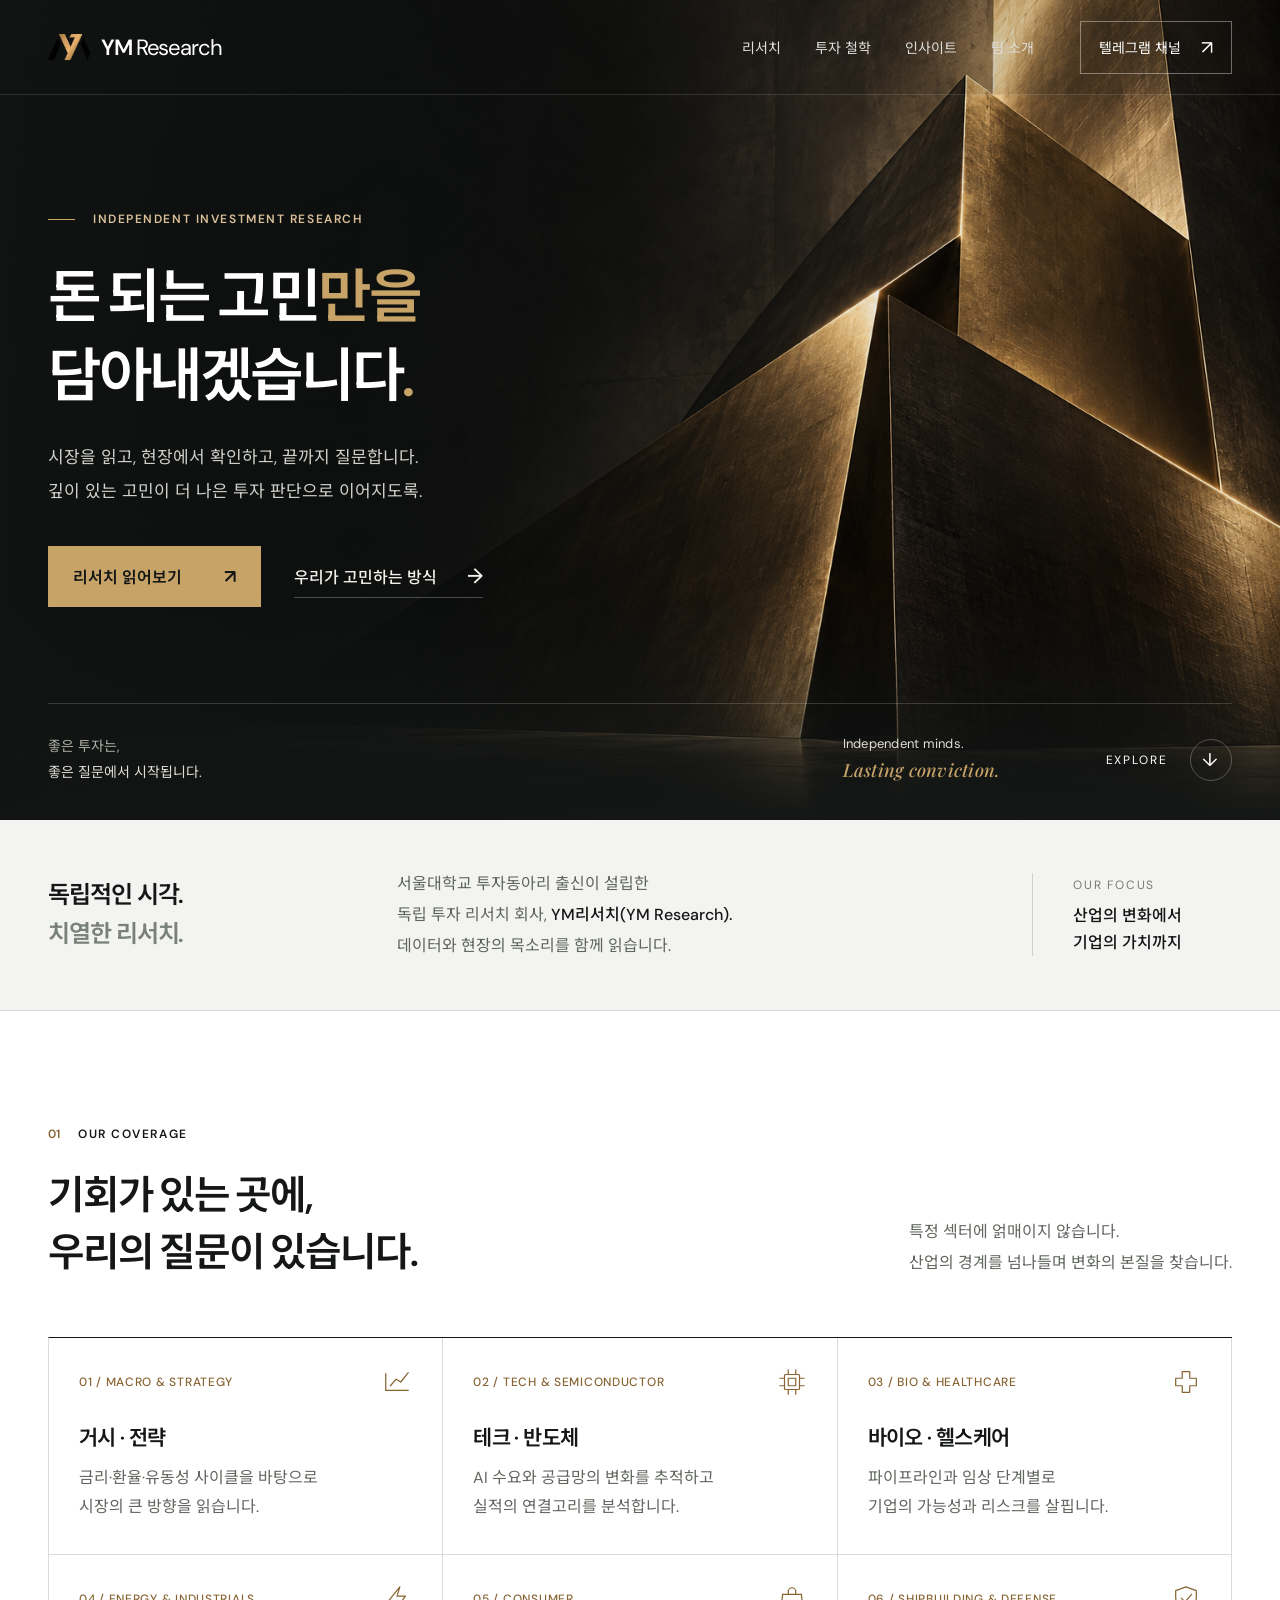
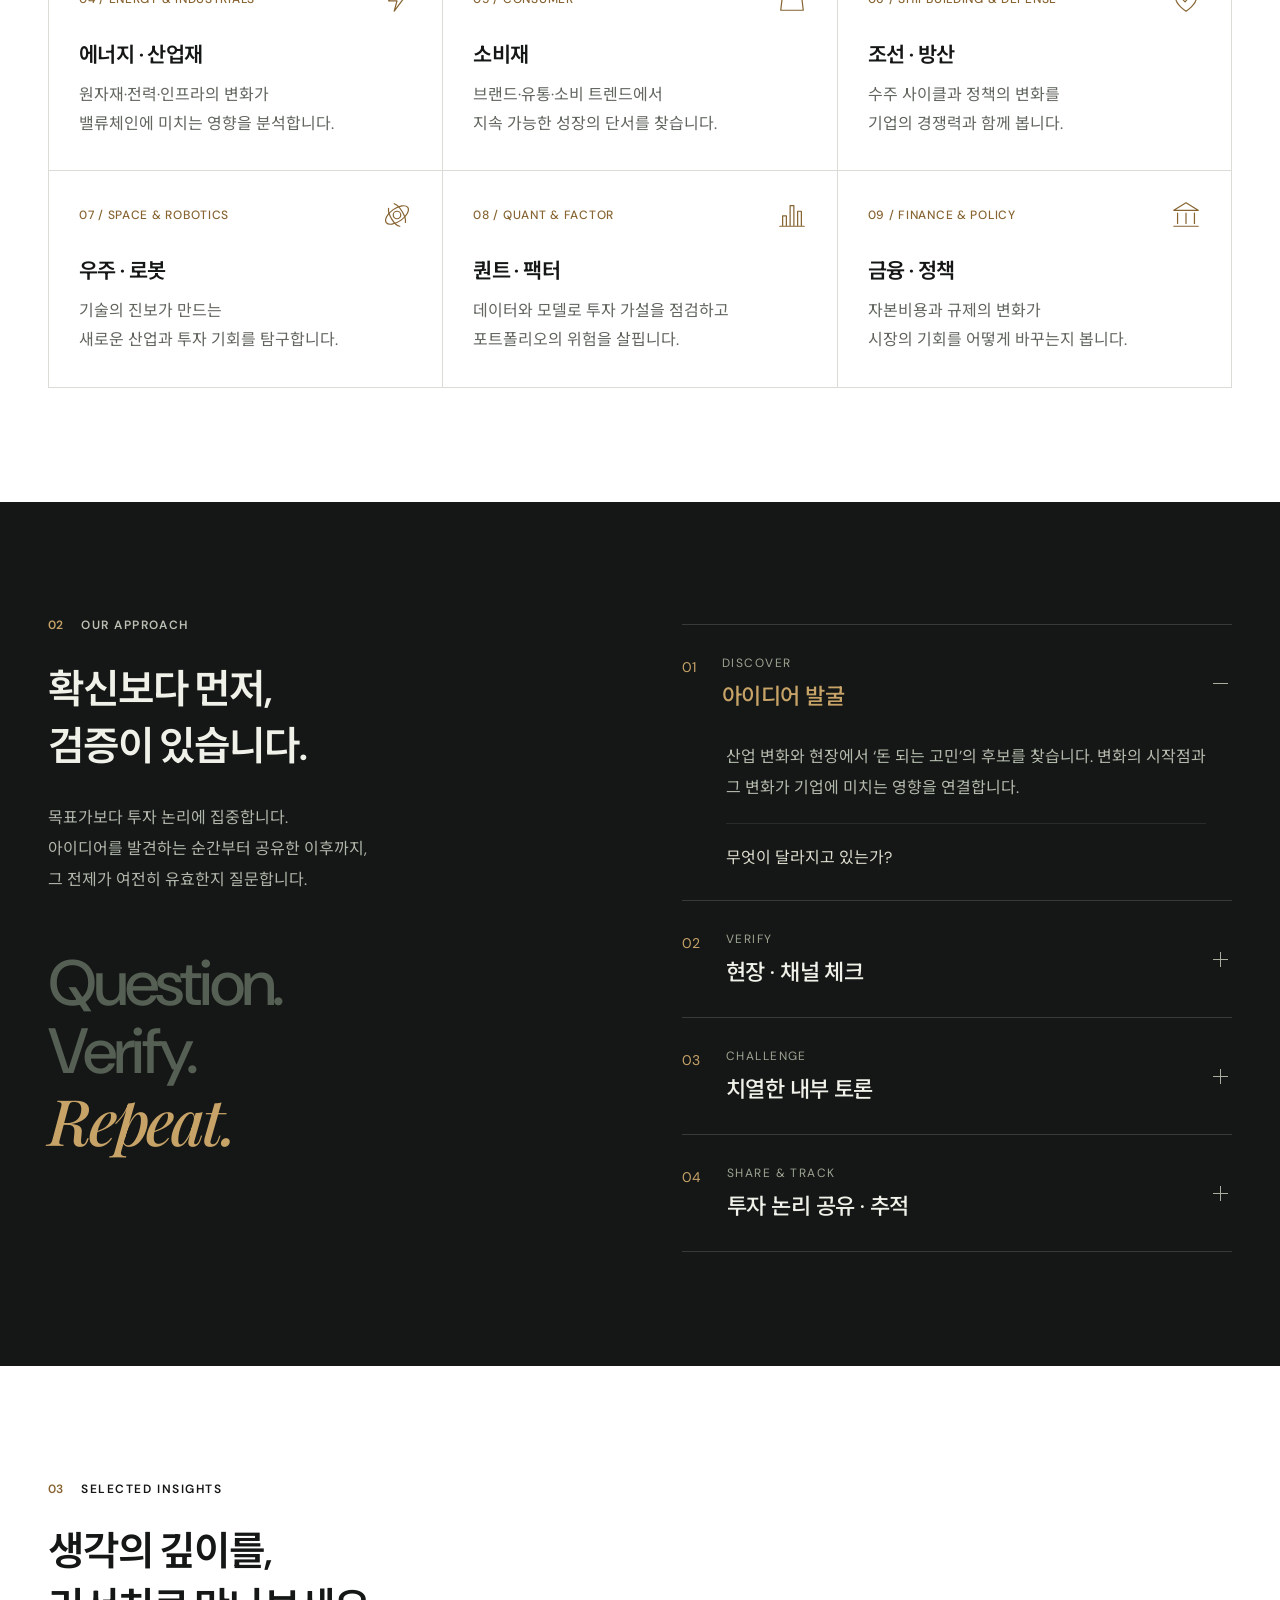
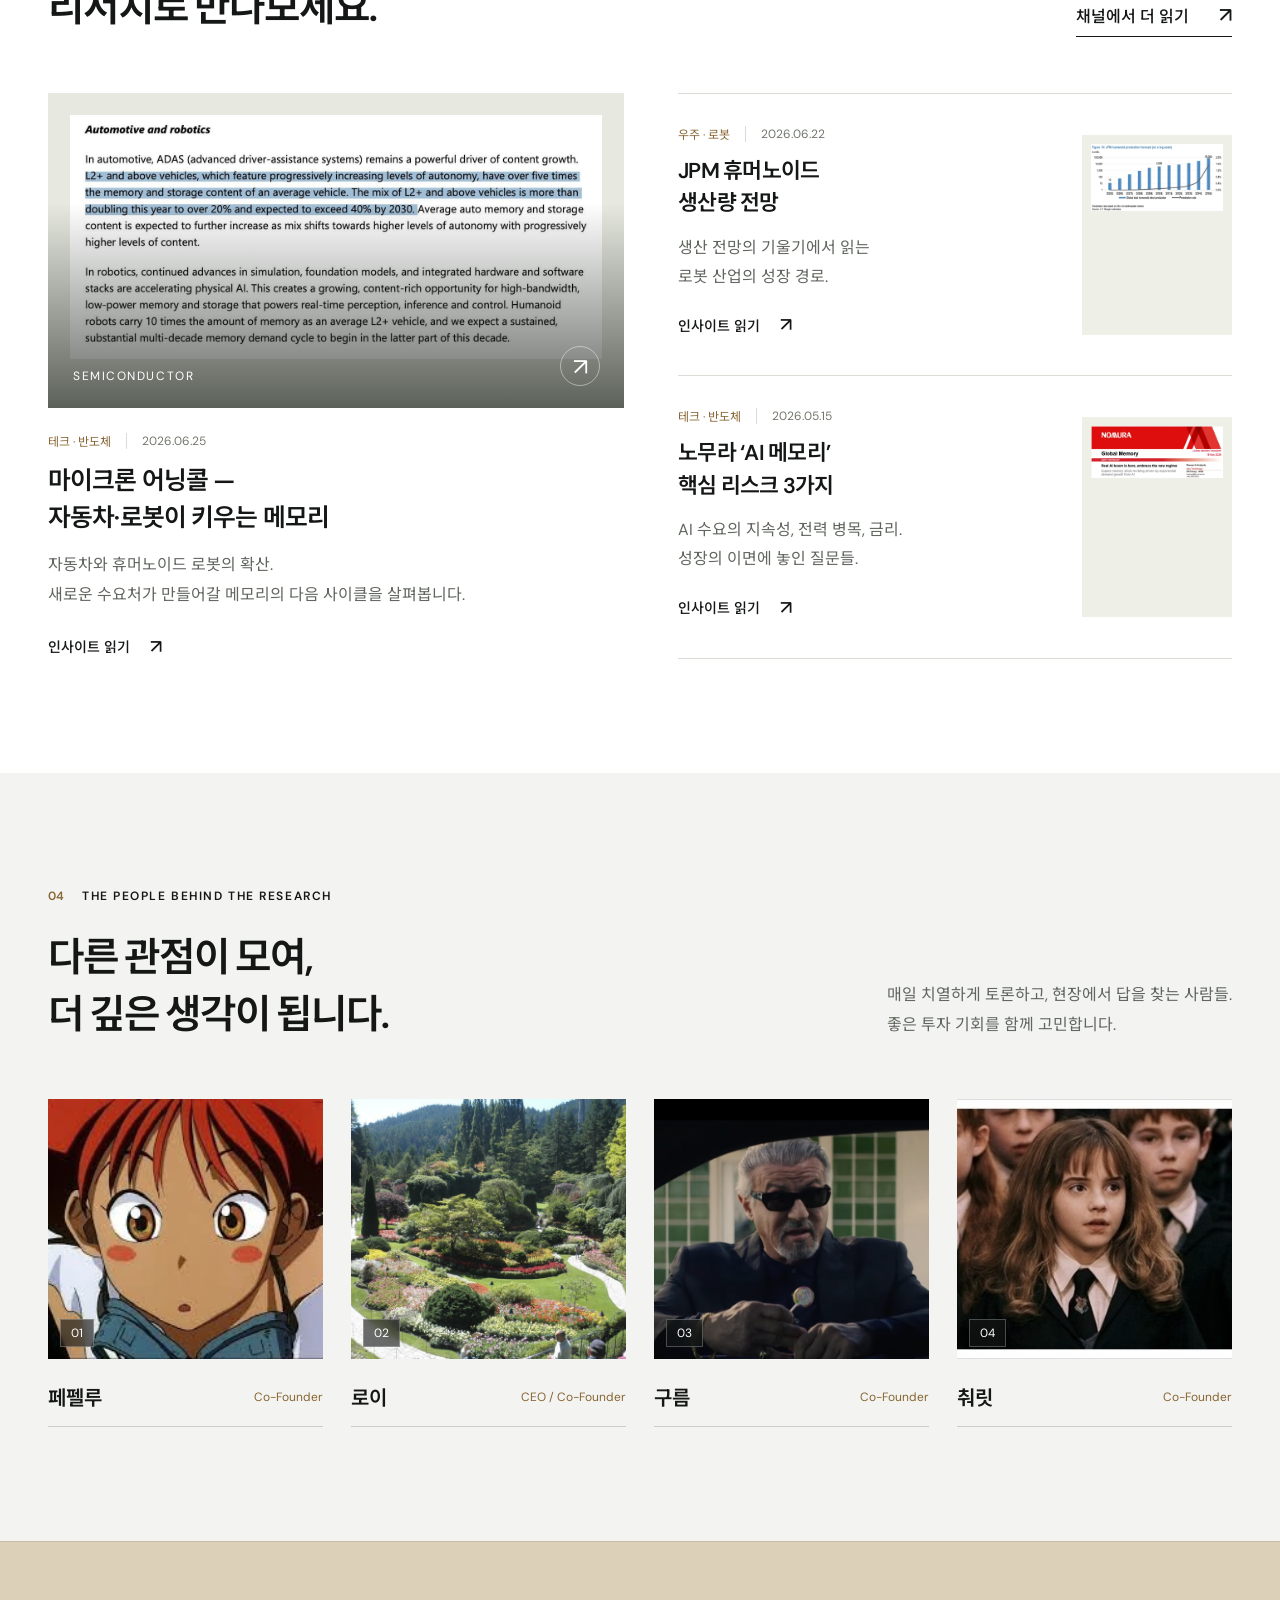
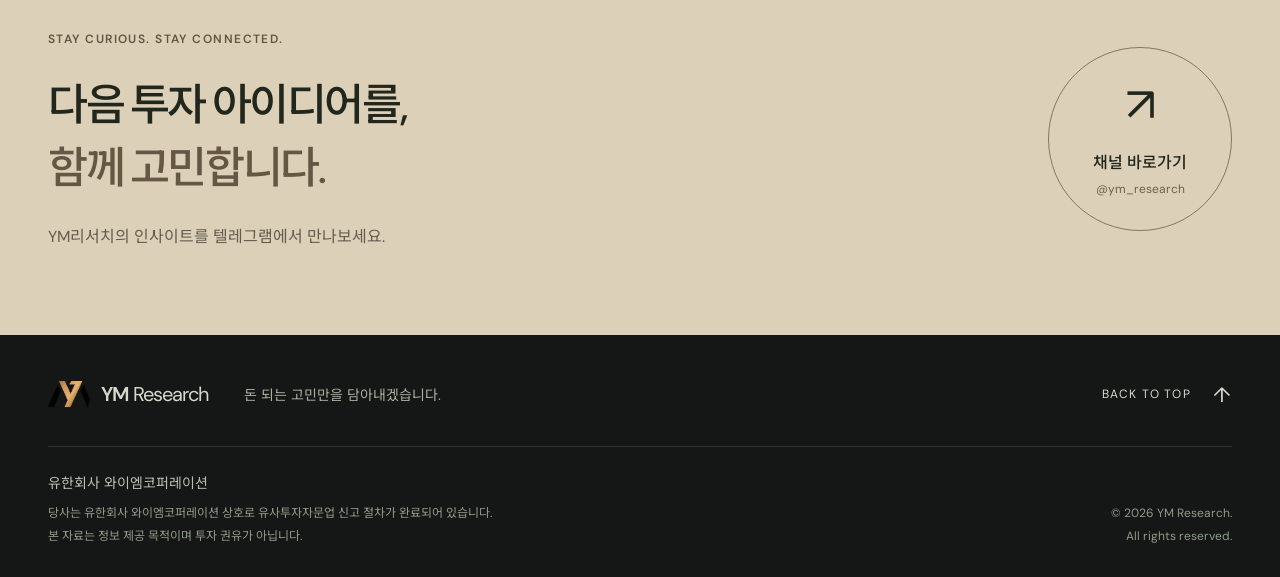
<file: index.html>
<!doctype html>
<html lang="ko">
<head>
  <meta charset="utf-8">
  <meta name="viewport" content="width=device-width,initial-scale=1">
  <meta name="theme-color" content="#141716">
  <title>YM리서치 | YM Research 공식 홈페이지</title>
  <meta name="description" content="YM리서치(YM Research) 공식 홈페이지. 산업 변화와 현장 조사, 데이터와 토론으로 투자 논리를 검증하는 독립 투자 리서치 회사입니다.">
  <meta name="robots" content="index, follow">
  <link rel="canonical" href="https://www.yminvestment.kr/">
  <meta property="og:type" content="website">
  <meta property="og:locale" content="ko_KR">
  <meta property="og:site_name" content="YM리서치">
  <meta property="og:title" content="YM리서치 | YM Research 공식 홈페이지">
  <meta property="og:description" content="YM리서치(YM Research) 공식 홈페이지. 산업 변화와 현장 조사, 데이터와 토론으로 투자 논리를 검증하는 독립 투자 리서치 회사입니다.">
  <meta property="og:url" content="https://www.yminvestment.kr/">
  <script type="application/ld+json">
{
  "@context": "https://schema.org",
  "@graph": [
    {
      "@type": "Organization",
      "@id": "https://www.yminvestment.kr/#organization",
      "name": "YM리서치",
      "alternateName": [
        "YM Research",
        "와이엠리서치"
      ],
      "legalName": "유한회사 와이엠코퍼레이션",
      "url": "https://www.yminvestment.kr/",
      "logo": "https://www.yminvestment.kr/homepage/assets/logo-mark.png",
      "sameAs": [
        "https://t.me/ym_research"
      ]
    },
    {
      "@type": "WebSite",
      "@id": "https://www.yminvestment.kr/#website",
      "url": "https://www.yminvestment.kr/",
      "name": "YM리서치",
      "alternateName": "YM Research",
      "inLanguage": "ko-KR",
      "publisher": {
        "@id": "https://www.yminvestment.kr/#organization"
      }
    }
  ]
}
  </script>
  <link rel="icon" type="image/png" href="homepage/assets/logo-mark.png">
  <link rel="preconnect" href="https://fonts.googleapis.com">
  <link rel="preconnect" href="https://fonts.gstatic.com" crossorigin>
  <link href="https://fonts.googleapis.com/css2?family=DM+Sans:wght@400;500;600;700&family=Noto+Sans+KR:wght@400;500;600;700;800&family=Playfair+Display:ital,wght@1,500&display=swap" rel="stylesheet">
  <link rel="stylesheet" href="homepage/styles.css">
  <script src="homepage/app.js" defer></script>
</head>
<body>
  <a class="skip-link" href="#main">본문으로 건너뛰기</a>
  <header class="site-header" id="site-header">
    <div class="shell header-inner">
      <a href="#home" class="brand" aria-label="YM리서치 홈">
        <span class="brand-mark" aria-hidden="true"><img src="homepage/assets/logo-mark.png" alt="" width="70" height="70"></span>
        <span>YM <b>Research</b></span>
      </a>
      <nav class="desktop-nav" aria-label="주 메뉴">
        <a href="#research">리서치</a><a href="#approach">투자 철학</a><a href="#insights">인사이트</a><a href="#team">팀 소개</a>
      </nav>
      <a class="header-cta" href="https://t.me/ym_research" target="_blank" rel="noopener noreferrer">텔레그램 채널 <span aria-hidden="true">↗</span></a>
      <button class="menu-toggle" aria-label="메뉴 열기" aria-expanded="false" aria-controls="mobile-nav"><span></span><span></span></button>
    </div>
    <nav id="mobile-nav" class="mobile-nav" aria-label="모바일 메뉴" hidden>
      <a href="#research">리서치 <span>01</span></a><a href="#approach">투자 철학 <span>02</span></a><a href="#insights">인사이트 <span>03</span></a><a href="#team">팀 소개 <span>04</span></a>
      <a href="https://t.me/ym_research" target="_blank" rel="noopener noreferrer">텔레그램 채널 <span>↗</span></a>
    </nav>
  </header>
  <main id="main">
    <section id="home" class="hero">
      <div class="hero-art" aria-hidden="true"></div>
      <div class="shell hero-inner">
        <div class="hero-content">
          <p class="eyebrow hero-eyebrow"><span class="short-rule"></span> INDEPENDENT INVESTMENT RESEARCH</p>
          <h1>돈 되는 고민<span class="gold">만을</span><br>담아내겠습니다<span class="gold">.</span></h1>
          <p class="hero-description">시장을 읽고, 현장에서 확인하고, 끝까지 질문합니다.<br>깊이 있는 고민이 더 나은 투자 판단으로 이어지도록.</p>
          <div class="hero-actions">
            <a class="button button-gold" href="#insights">리서치 읽어보기 <span aria-hidden="true">↗</span></a>
            <a class="text-link light" href="#approach">우리가 고민하는 방식 <span aria-hidden="true">→</span></a>
          </div>
        </div>
        <div class="hero-bottom">
          <p>좋은 투자는,<br><strong>좋은 질문에서 시작됩니다.</strong></p>
          <span class="hero-signature">Independent minds.<br><i>Lasting conviction.</i></span>
          <a href="#research" class="scroll-link" aria-label="리서치 커버리지로 이동"><span>EXPLORE</span><span aria-hidden="true">↓</span></a>
        </div>
      </div>
    </section>

    <section class="intro-strip">
      <div class="shell intro-grid">
        <p class="intro-heading">독립적인 시각.<br><span>치열한 리서치.</span></p>
        <p class="intro-description">서울대학교 투자동아리 출신이 설립한<br class="desktop-break"> 독립 투자 리서치 회사, <strong>YM리서치(YM Research).</strong><br>데이터와 현장의 목소리를 함께 읽습니다.</p>
        <div class="intro-note"><span>OUR FOCUS</span><p>산업의 변화에서<br>기업의 가치까지</p></div>
      </div>
    </section>

    <section id="research" class="section coverage">
      <div class="shell">
        <div class="section-heading">
          <div><p class="eyebrow"><span class="section-number">01</span> OUR COVERAGE</p><h2>기회가 있는 곳에,<br>우리의 질문이 있습니다.</h2></div>
          <p class="section-description">특정 섹터에 얽매이지 않습니다.<br>산업의 경계를 넘나들며 변화의 본질을 찾습니다.</p>
        </div>
        <div class="coverage-grid">
          <article class="coverage-item"><div class="coverage-meta"><span>01 / MACRO & STRATEGY</span><svg viewBox="0 0 32 32" aria-hidden="true"><path d="M4 25V7m0 18h24M9 20l6-7 5 3 8-10"/></svg></div><h3>거시 · 전략</h3><p>금리·환율·유동성 사이클을 바탕으로<br>시장의 큰 방향을 읽습니다.</p></article>
          <article class="coverage-item"><div class="coverage-meta"><span>02 / TECH & SEMICONDUCTOR</span><svg viewBox="0 0 32 32" aria-hidden="true"><rect x="8" y="8" width="16" height="16" rx="1"/><path d="M12 3v5m8-5v5M12 24v5m8-5v5M3 12h5m-5 8h5m16-8h5m-5 8h5"/><rect x="12" y="12" width="8" height="8"/></svg></div><h3>테크 · 반도체</h3><p>AI 수요와 공급망의 변화를 추적하고<br>실적의 연결고리를 분석합니다.</p></article>
          <article class="coverage-item"><div class="coverage-meta"><span>03 / BIO & HEALTHCARE</span><svg viewBox="0 0 32 32" aria-hidden="true"><path d="M12 5h8v7h7v8h-7v7h-8v-7H5v-8h7z"/></svg></div><h3>바이오 · 헬스케어</h3><p>파이프라인과 임상 단계별로<br>기업의 가능성과 리스크를 살핍니다.</p></article>
          <article class="coverage-item"><div class="coverage-meta"><span>04 / ENERGY & INDUSTRIALS</span><svg viewBox="0 0 32 32" aria-hidden="true"><path d="M19 3 7 18h9l-3 11 12-16h-9z"/></svg></div><h3>에너지 · 산업재</h3><p>원자재·전력·인프라의 변화가<br>밸류체인에 미치는 영향을 분석합니다.</p></article>
          <article class="coverage-item"><div class="coverage-meta"><span>05 / CONSUMER</span><svg viewBox="0 0 32 32" aria-hidden="true"><path d="M6 11h20l2 17H4zm6 0V8a4 4 0 0 1 8 0v3"/></svg></div><h3>소비재</h3><p>브랜드·유통·소비 트렌드에서<br>지속 가능한 성장의 단서를 찾습니다.</p></article>
          <article class="coverage-item"><div class="coverage-meta"><span>06 / SHIPBUILDING & DEFENSE</span><svg viewBox="0 0 32 32" aria-hidden="true"><path d="m16 3 11 4v8c0 7-11 14-11 14S5 22 5 15V7zm-5 12 4 4 7-8"/></svg></div><h3>조선 · 방산</h3><p>수주 사이클과 정책의 변화를<br>기업의 경쟁력과 함께 봅니다.</p></article>
          <article class="coverage-item"><div class="coverage-meta"><span>07 / SPACE & ROBOTICS</span><svg viewBox="0 0 32 32" aria-hidden="true"><circle cx="16" cy="16" r="4"/><ellipse cx="16" cy="16" rx="14" ry="7" transform="rotate(-35 16 16)"/><path d="M13 4c6 2 13 14 12 20M7 9c-1 6 6 18 12 19"/></svg></div><h3>우주 · 로봇</h3><p>기술의 진보가 만드는<br>새로운 산업과 투자 기회를 탐구합니다.</p></article>
          <article class="coverage-item"><div class="coverage-meta"><span>08 / QUANT & FACTOR</span><svg viewBox="0 0 32 32" aria-hidden="true"><path d="M6 27V17h4v10m4 0V6h4v21m4 0V12h4v15M3 28h26"/></svg></div><h3>퀀트 · 팩터</h3><p>데이터와 모델로 투자 가설을 점검하고<br>포트폴리오의 위험을 살핍니다.</p></article>
          <article class="coverage-item"><div class="coverage-meta"><span>09 / FINANCE & POLICY</span><svg viewBox="0 0 32 32" aria-hidden="true"><path d="m3 11 13-8 13 8zM7 14v11m9-11v11m9-11v11M3 28h26"/></svg></div><h3>금융 · 정책</h3><p>자본비용과 규제의 변화가<br>시장의 기회를 어떻게 바꾸는지 봅니다.</p></article>
        </div>
      </div>
    </section>

    <section id="approach" class="section approach">
      <div class="shell approach-grid">
        <div class="approach-intro"><p class="eyebrow"><span class="section-number">02</span> OUR APPROACH</p><h2>확신보다 먼저,<br>검증이 있습니다.</h2><p>목표가보다 투자 논리에 집중합니다.<br>아이디어를 발견하는 순간부터 공유한 이후까지,<br>그 전제가 여전히 유효한지 질문합니다.</p><div class="approach-motto">Question.<br>Verify.<br><i>Repeat.</i></div></div>
        <div class="process-list">
          <details class="process-step" open><summary><span class="process-number">01</span><span><small>DISCOVER</small><strong>아이디어 발굴</strong></span><span class="expand-icon" aria-hidden="true"></span></summary><div class="process-body"><p>산업 변화와 현장에서 ‘돈 되는 고민’의 후보를 찾습니다. 변화의 시작점과 그 변화가 기업에 미치는 영향을 연결합니다.</p><span class="process-question">무엇이 달라지고 있는가?</span></div></details>
          <details class="process-step"><summary><span class="process-number">02</span><span><small>VERIFY</small><strong>현장 · 채널 체크</strong></span><span class="expand-icon" aria-hidden="true"></span></summary><div class="process-body"><p>기업 관계자를 직접 만나고 공급망을 점검합니다. 숫자로 세운 가설이 실제 현장에서도 성립하는지 교차 검증합니다.</p><span class="process-question">데이터와 현장은 같은 이야기를 하는가?</span></div></details>
          <details class="process-step"><summary><span class="process-number">03</span><span><small>CHALLENGE</small><strong>치열한 내부 토론</strong></span><span class="expand-icon" aria-hidden="true"></span></summary><div class="process-body"><p>팀원이 서로 논리의 약점을 짚고 반증합니다. 보고 싶은 근거만 모으지 않도록 다른 관점과 불리한 시나리오도 함께 살핍니다.</p><span class="process-question">우리의 생각이 틀렸다면, 무엇 때문인가?</span></div></details>
          <details class="process-step"><summary><span class="process-number">04</span><span><small>SHARE & TRACK</small><strong>투자 논리 공유 · 추적</strong></span><span class="expand-icon" aria-hidden="true"></span></summary><div class="process-body"><p>투자 논리를 이해할 수 있는 언어로 전달합니다. 공유한 뒤에도 새로운 정보와 실적을 확인하며 전제의 변화를 추적합니다.</p><span class="process-question">투자 논리는 지금도 유효한가?</span></div></details>
        </div>
      </div>
    </section>

    <section id="insights" class="section insights">
      <div class="shell">
        <div class="section-heading"><div><p class="eyebrow"><span class="section-number">03</span> SELECTED INSIGHTS</p><h2>생각의 깊이를,<br>리서치로 만나보세요.</h2></div><a href="https://t.me/ym_research" target="_blank" rel="noopener noreferrer" class="text-link">채널에서 더 읽기 <span aria-hidden="true">↗</span></a></div>
        <div class="insights-grid">
          <a class="insight-card insight-feature" href="https://t.me/ym_research/6238" target="_blank" rel="noopener noreferrer"><div class="insight-image"><img src="homepage/assets/insight-3.jpg" alt="마이크론 메모리 관련 리서치 자료" width="900" height="540" loading="lazy"><span class="image-label">SEMICONDUCTOR</span><span class="image-arrow" aria-hidden="true">↗</span></div><div class="article-meta"><span>테크 · 반도체</span><time datetime="2026-06-25">2026.06.25</time></div><h3>마이크론 어닝콜 —<br>자동차·로봇이 키우는 메모리</h3><p>자동차와 휴머노이드 로봇의 확산.<br>새로운 수요처가 만들어갈 메모리의 다음 사이클을 살펴봅니다.</p><span class="article-link">인사이트 읽기 <span aria-hidden="true">↗</span></span></a>
          <div class="insights-side">
            <a class="insight-card insight-compact" href="https://t.me/ym_research/6227" target="_blank" rel="noopener noreferrer"><div class="compact-copy"><div class="article-meta"><span>우주 · 로봇</span><time datetime="2026-06-22">2026.06.22</time></div><h3>JPM 휴머노이드<br>생산량 전망</h3><p>생산 전망의 기울기에서 읽는<br>로봇 산업의 성장 경로.</p><span class="article-link">인사이트 읽기 <span aria-hidden="true">↗</span></span></div><div class="compact-image"><img src="homepage/assets/insight-2.jpg" alt="휴머노이드 로봇 생산량 전망 자료" width="400" height="480" loading="lazy"></div></a>
            <a class="insight-card insight-compact" href="https://t.me/ym_research/6147" target="_blank" rel="noopener noreferrer"><div class="compact-copy"><div class="article-meta"><span>테크 · 반도체</span><time datetime="2026-05-15">2026.05.15</time></div><h3>노무라 ‘AI 메모리’<br>핵심 리스크 3가지</h3><p>AI 수요의 지속성, 전력 병목, 금리.<br>성장의 이면에 놓인 질문들.</p><span class="article-link">인사이트 읽기 <span aria-hidden="true">↗</span></span></div><div class="compact-image"><img src="homepage/assets/insight-1.jpg" alt="AI 메모리 리서치 자료" width="400" height="480" loading="lazy"></div></a>
          </div>
        </div>
      </div>
    </section>

    <section id="team" class="section team">
      <div class="shell">
        <div class="section-heading"><div><p class="eyebrow"><span class="section-number">04</span> THE PEOPLE BEHIND THE RESEARCH</p><h2>다른 관점이 모여,<br>더 깊은 생각이 됩니다.</h2></div><p class="section-description">매일 치열하게 토론하고, 현장에서 답을 찾는 사람들.<br>좋은 투자 기회를 함께 고민합니다.</p></div>
        <div class="team-grid">
          <article class="team-card"><div class="portrait"><img src="homepage/assets/team-pepelu.jpg" alt="페펠루 프로필" width="500" height="560" loading="lazy"><span>01</span></div><div class="team-name"><h3>페펠루</h3><span>Co-Founder</span></div></article>
          <article class="team-card"><div class="portrait"><img src="homepage/assets/team-roy.jpg" alt="로이 프로필" width="500" height="560" loading="lazy"><span>02</span></div><div class="team-name"><h3>로이</h3><span>CEO / Co-Founder</span></div></article>
          <article class="team-card"><div class="portrait"><img src="homepage/assets/team-cloud.webp" alt="구름 프로필" width="500" height="560" loading="lazy"><span>03</span></div><div class="team-name"><h3>구름</h3><span>Co-Founder</span></div></article>
          <article class="team-card"><div class="portrait"><img src="homepage/assets/team-churit.jpg" alt="춰릿 프로필" width="500" height="560" loading="lazy"><span>04</span></div><div class="team-name"><h3>춰릿</h3><span>Co-Founder</span></div></article>
        </div>
      </div>
    </section>

    <section id="contact" class="contact">
      <div class="shell contact-inner"><div><p class="eyebrow">STAY CURIOUS. STAY CONNECTED.</p><h2>다음 투자 아이디어를,<br><span>함께 고민합니다.</span></h2><p>YM리서치의 인사이트를 텔레그램에서 만나보세요.</p></div><a class="contact-circle" href="https://t.me/ym_research" target="_blank" rel="noopener noreferrer"><span aria-hidden="true">↗</span><strong>채널 바로가기</strong><small>@ym_research</small></a></div>
    </section>
  </main>
  <footer class="footer"><div class="shell"><div class="footer-top"><a href="#home" class="brand"><span class="brand-mark" aria-hidden="true"><img src="homepage/assets/logo-mark.png" alt="" width="70" height="70"></span><span>YM <b>Research</b></span></a><p>돈 되는 고민만을 담아내겠습니다.</p><a href="#home" class="back-top">BACK TO TOP <span aria-hidden="true">↑</span></a></div><div class="footer-bottom"><div><p>유한회사 와이엠코퍼레이션</p><p class="legal">당사는 유한회사 와이엠코퍼레이션 상호로 유사투자자문업 신고 절차가 완료되어 있습니다.<br>본 자료는 정보 제공 목적이며 투자 권유가 아닙니다.</p></div><span class="copyright">© 2026 YM Research.<br>All rights reserved.</span></div></div></footer>
</body>
</html>
</file>
<file: homepage/styles.css>
:root{--ink:#141716;--paper:#fff;--light:#f3f4f1;--gold:#c7a368;--gold-dark:#876432;--muted:#61665f;--line:#dadcd6;--shell:1280px;color-scheme:light;font-family:'DM Sans','Noto Sans KR',sans-serif;font-synthesis:none}
*{box-sizing:border-box}html{scroll-behavior:smooth;scroll-padding-top:96px}body{margin:0;color:var(--ink);background:var(--paper);-webkit-font-smoothing:antialiased}a{color:inherit;text-decoration:none}button{font:inherit}img{display:block;max-width:100%}button,a,summary{-webkit-tap-highlight-color:transparent}a:focus-visible,button:focus-visible,summary:focus-visible{outline:2px solid var(--gold-dark);outline-offset:7px}::selection{background:var(--gold);color:var(--ink)}p,h1,h2,h3{margin:0}p{word-break:keep-all;overflow-wrap:break-word}h1,h2,h3{word-break:keep-all}svg{fill:none;stroke:currentColor;stroke-width:1.3;stroke-linecap:round;stroke-linejoin:round}.shell{max-width:calc(var(--shell) + 96px);padding:0 48px;margin:0 auto}.skip-link{position:fixed;left:16px;top:-100px;z-index:100;background:var(--gold);padding:12px 20px}.skip-link:focus{top:12px}.eyebrow{font-size:.75rem;font-weight:600;letter-spacing:.13em;line-height:1.6;display:flex;align-items:center;gap:18px}.section-number{color:var(--gold-dark);letter-spacing:0}.section{padding:114px 0}.section-heading{display:flex;justify-content:space-between;align-items:flex-end;gap:30px;margin-bottom:56px}.section-heading h2,.approach h2{margin-top:24px;font-size:clamp(2rem,3.1vw,2.8rem);font-weight:600;line-height:1.43;letter-spacing:-.05em}.section-description{font-size:1rem;line-height:1.9;color:var(--muted);max-width:420px;padding-bottom:3px}.text-link{display:inline-flex;align-items:center;gap:30px;font-size:1rem;font-weight:500;min-height:44px;border-bottom:1px solid currentColor;transition:color .2s}.text-link:hover{color:var(--gold-dark)}.text-link span{font-size:1.3rem}.gold{color:var(--gold)}
.site-header{position:absolute;top:0;left:0;right:0;z-index:20;color:white;border-bottom:1px solid #ffffff21;background:#14171620}.header-inner{min-height:94px;display:flex;align-items:center;gap:36px}.brand{display:inline-flex;align-items:center;gap:11px;white-space:nowrap}.brand img{height:42px;width:42px;object-fit:contain;border-radius:50%}.brand>span{font-size:1.38rem;font-weight:600;letter-spacing:-.05em}.brand b{font-weight:400}.desktop-nav{display:flex;gap:34px;margin-left:auto;font-size:.875rem}.desktop-nav a{padding:20px 0;color:#dedfda;position:relative}.desktop-nav a:after{position:absolute;content:'';height:1px;bottom:10px;left:0;right:100%;background:var(--gold);transition:right .2s}.desktop-nav a:hover:after{right:0}.header-cta{font-size:.875rem;display:flex;align-items:center;gap:20px;margin-left:10px;padding:13px 18px;border:1px solid #ffffff60;transition:background .2s}.header-cta:hover{background:var(--gold);color:var(--ink);border-color:var(--gold)}.header-cta span{font-size:1.2rem}.menu-toggle{display:none}.mobile-nav[hidden]{display:none}
.hero{position:relative;color:white;background:var(--ink);min-height:820px;overflow:hidden}.hero-art{position:absolute;inset:0;background-image:linear-gradient(90deg,#111413ed 0%,#111413af 29%,#11141314 66%),linear-gradient(0deg,#141716 0%,#14171600 28%),url('assets/hero.png');background-size:cover;background-position:center,center,center 52%}.hero-inner{position:relative;min-height:820px;padding-top:210px;display:flex;flex-direction:column;justify-content:space-between}.hero-content{padding-bottom:75px}.hero-eyebrow{color:#dac19a;font-size:.75rem}.short-rule{height:1px;width:27px;background:var(--gold)}.hero h1{font-size:clamp(2.8rem,4.55vw,4.2rem);font-weight:600;line-height:1.35;letter-spacing:-.058em;margin-top:29px;max-width:850px}.hero-description{font-size:1.0625rem;color:#d0d1ca;line-height:1.95;margin-top:26px}.hero-actions{display:flex;align-items:center;gap:33px;margin-top:38px}.button{display:inline-flex;align-items:center;justify-content:space-between;gap:42px;padding:18px 25px;font-size:1rem;font-weight:600;min-height:56px;transition:background .2s,transform .2s}.button:hover{transform:translateY(-2px)}.button-gold{background:var(--gold);color:var(--ink)}.button-gold:hover{background:#dec394}.button>span{font-size:1.2rem}.light{color:#f1f0e9;border-color:#ffffff40}.light:hover{color:var(--gold)}.hero-bottom{display:flex;align-items:center;justify-content:space-between;gap:30px;border-top:1px solid #ffffff2a;padding:29px 0 34px}.hero-bottom>p{color:#acaea5;font-size:.875rem;line-height:1.85}.hero-bottom strong{font-weight:400;color:#deded5}.hero-signature{font-size:.8125rem;line-height:1.7;color:#deded5;letter-spacing:.02em;margin-left:auto;margin-right:75px}.hero-signature i{font-family:'Playfair Display',serif;color:var(--gold);font-size:1.13rem;font-weight:500}.scroll-link{display:flex;align-items:center;gap:22px;font-size:.75rem;letter-spacing:.16em}.scroll-link span:last-child{display:grid;place-items:center;width:42px;height:42px;border:1px solid #ffffff40;border-radius:50%;font-size:1.15rem;transition:background .2s}.scroll-link:hover span:last-child{background:#ffffff20}
.intro-strip{background:var(--light);border-bottom:1px solid var(--line);padding:48px 0}.intro-grid{display:grid;grid-template-columns:1fr 1.6fr 1fr;align-items:center;gap:45px}.intro-heading{font-size:1.5rem;font-weight:600;line-height:1.6;letter-spacing:-.045em}.intro-heading span{color:#7a8178}.intro-description{font-size:1rem;line-height:1.95;color:#5e655c}.intro-description strong{font-weight:500;color:var(--ink)}.intro-note{justify-self:end;min-width:200px;padding-left:40px;border-left:1px solid #ced1c8}.intro-note>span{font-size:.75rem;letter-spacing:.15em;color:#777c73}.intro-note p{font-size:1rem;font-weight:500;line-height:1.65;margin-top:9px}
.coverage-grid{display:grid;grid-template-columns:repeat(3,1fr);border-top:1px solid var(--ink);border-left:1px solid var(--line)}.coverage-item{padding:29px 30px 32px;border-right:1px solid var(--line);border-bottom:1px solid var(--line);transition:background .25s}.coverage-item:hover{background:#f4f5f1}.coverage-meta{display:flex;align-items:center;justify-content:space-between;gap:12px;color:var(--gold-dark)}.coverage-meta span{font-size:.75rem;letter-spacing:.06em;font-weight:500}.coverage-meta svg{width:30px;height:30px;flex-shrink:0}.coverage-item h3{font-size:1.3rem;letter-spacing:-.03em;font-weight:600;margin-top:24px}.coverage-item p{font-size:1rem;color:var(--muted);line-height:1.8;margin-top:13px}
.approach{background:var(--ink);color:#f0f1e9}.approach-grid{display:grid;grid-template-columns:1fr 1.05fr;gap:110px}.approach .eyebrow{color:#bbc0b4}.approach .section-number{color:var(--gold)}.approach h2{margin-top:27px}.approach-intro>p:not(.eyebrow){color:#b0b6aa;font-size:1rem;line-height:1.95;margin-top:26px}.approach-motto{font-size:4rem;font-family:'DM Sans',sans-serif;line-height:1.06;letter-spacing:-.05em;font-weight:500;margin-top:55px;color:#565f53}.approach-motto i{color:var(--gold);font-family:'Playfair Display',serif;font-weight:500}.process-list{padding-top:8px}.process-step{border-top:1px solid #ffffff27}.process-step:last-child{border-bottom:1px solid #ffffff27}.process-step summary{list-style:none;display:flex;align-items:center;gap:26px;padding:30px 0;cursor:pointer}.process-step summary::-webkit-details-marker{display:none}.process-number{font-size:.875rem;color:var(--gold);align-self:flex-start;padding-top:3px}.process-step small{display:block;color:#9da593;font-size:.75rem;font-weight:400;letter-spacing:.12em;margin-bottom:7px}.process-step strong{display:block;font-size:1.375rem;font-weight:500;letter-spacing:-.025em}.expand-icon{margin-left:auto;flex-shrink:0;position:relative;width:23px;height:23px}.expand-icon:before,.expand-icon:after{content:'';position:absolute;top:11px;left:4px;width:15px;height:1px;background:#a9af9e}.expand-icon:after{transform:rotate(90deg);transition:transform .2s}.process-step[open] .expand-icon:after{transform:rotate(0deg)}.process-step[open] strong{color:var(--gold)}.process-body{padding:0 26px 32px 44px}.process-body p{font-size:1rem;color:#b3baac;line-height:1.95}.process-question{display:block;font-size:1rem;color:#dddccd;padding-top:20px;margin-top:20px;border-top:1px solid #ffffff16}.process-step summary:hover strong{color:var(--gold)}
.insights-grid{display:grid;grid-template-columns:1.04fr 1fr;gap:54px}.insight-image{height:315px;position:relative;overflow:hidden;background:#263028}.insight-image:after{content:'';position:absolute;inset:0;background:linear-gradient(0deg,#111811a6,transparent 65%);pointer-events:none}.insight-image img{height:100%;width:100%;object-fit:cover;object-position:top;transition:transform .6s}.image-label{position:absolute;bottom:24px;left:25px;z-index:1;font-size:.75rem;letter-spacing:.13em;color:white}.image-arrow{position:absolute;right:24px;bottom:22px;z-index:1;display:grid;place-items:center;width:40px;height:40px;border:1px solid #ffffff70;border-radius:50%;font-size:1.5rem;color:white}.article-meta{display:flex;align-items:center;flex-wrap:wrap;gap:15px;font-size:.75rem;color:#71776c;margin-top:24px}.article-meta>span{color:var(--gold-dark)}.article-meta time{border-left:1px solid var(--line);padding-left:15px;white-space:nowrap}.insight-card h3{font-size:1.55rem;line-height:1.5;letter-spacing:-.035em;margin-top:12px;font-weight:600;transition:color .2s}.insight-card p{font-size:1rem;color:var(--muted);line-height:1.85;margin-top:14px}.article-link{display:flex;align-items:center;gap:20px;margin-top:24px;font-size:.875rem;font-weight:500}.article-link>span{font-size:1.2rem}.insight-card:hover h3{color:var(--gold-dark)}.insight-card:hover img{transform:scale(1.035)}.insights-side{display:flex;flex-direction:column}.insight-compact{display:grid;grid-template-columns:1fr 150px;gap:25px;padding:31px 0;border-top:1px solid var(--line);flex:1}.insight-compact:last-child{border-bottom:1px solid var(--line)}.insight-compact .article-meta{margin-top:0}.insight-compact h3{font-size:1.35rem}.insight-compact p{font-size:1rem;line-height:1.8}.compact-image{min-height:200px;overflow:hidden;background:#eef0e7}.compact-image img{height:100%;width:100%;object-fit:cover;object-position:top center;transition:transform .6s}.insight-compact .article-link{margin-top:21px}
.team{background:var(--light)}.team-grid{display:grid;grid-template-columns:repeat(4,1fr);gap:28px}.portrait{height:260px;overflow:hidden;position:relative;background:#dedfd7}.portrait img{width:100%;height:100%;object-fit:cover;object-position:center;filter:saturate(.78);transition:transform .5s,filter .5s}.team-card:hover img{filter:saturate(1);transform:scale(1.035)}.portrait>span{position:absolute;bottom:12px;left:12px;font-size:.75rem;color:white;background:#1417169e;border:1px solid #ffffff40;padding:5px 10px;backdrop-filter:blur(5px)}.team-name{display:flex;align-items:center;justify-content:space-between;gap:10px;margin-top:23px;padding-bottom:15px;border-bottom:1px solid #cbd0c4}.team-name h3{font-size:1.25rem;font-weight:600}.team-name span{font-size:.75rem;color:var(--gold-dark)}.team-card>p{margin-top:15px;font-size:1rem;line-height:1.9;color:var(--muted)}
.contact{background:#ddd0b8;padding:88px 0;color:#22271d;border-top:1px solid #c9bca4}.contact-inner{display:flex;align-items:center;justify-content:space-between;gap:50px}.contact .eyebrow{font-size:.75rem;letter-spacing:.12em;color:#635641}.contact h2{font-size:clamp(2rem,3.4vw,3.25rem);font-weight:500;letter-spacing:-.055em;line-height:1.45;margin-top:24px}.contact h2>span{color:#655744}.contact-inner>div>p:last-child{font-size:1rem;color:#635d50;margin-top:23px}.contact-circle{display:flex;align-items:center;justify-content:center;flex-direction:column;border:1px solid #86775f;border-radius:50%;width:184px;height:184px;flex-shrink:0;transition:background .25s,color .25s}.contact-circle>span{font-size:3rem;font-weight:400;line-height:1;margin-bottom:20px}.contact-circle>strong{font-size:1rem;font-weight:500}.contact-circle>small{font-size:.75rem;margin-top:8px;color:#6d604c}.contact-circle:hover{background:var(--ink);color:#e3d0ae}.contact-circle:hover small{color:#d6c6ac}
.footer{background:var(--ink);color:#d4d9ce;padding:46px 0 30px}.footer-top{display:flex;align-items:center;gap:36px;padding-bottom:38px;border-bottom:1px solid #ffffff21}.footer .brand img{width:36px;height:36px}.footer .brand>span{font-size:1.25rem}.footer-top>p{font-size:.875rem;color:#a9b09f}.back-top{margin-left:auto;font-size:.75rem;letter-spacing:.1em;display:flex;align-items:center;gap:22px}.back-top span{font-size:1.3rem}.footer-bottom{display:flex;align-items:flex-end;justify-content:space-between;gap:28px;padding-top:25px}.footer-bottom>div>p:first-child{font-size:.875rem;color:#b9c0b0}.legal{font-size:.75rem;line-height:1.9;color:#919b88;margin-top:10px}.copyright{font-size:.75rem;line-height:1.9;text-align:right;color:#919b88;flex-shrink:0}
@media(min-width:1600px){.hero-art{background-position:center,center,right 48%}.hero,.hero-inner{min-height:890px}.hero-inner{padding-top:245px}}
@media(max-width:1100px){.shell{padding-left:32px;padding-right:32px}.desktop-nav{gap:22px}.header-inner{gap:20px}.header-cta{padding:12px;margin-left:0}.hero,.hero-inner{min-height:770px}.hero-inner{padding-top:192px}.hero h1{font-size:3.35rem}.hero-art{background-position:center,center,60% center}.intro-grid{gap:28px;grid-template-columns:1fr 1.65fr}.intro-note{display:none}.coverage-item{padding:25px 22px}.coverage-meta span{font-size:.75rem;letter-spacing:0}.coverage-item p br{display:none}.approach-grid{gap:65px}.insights-grid{gap:30px}.insight-compact{grid-template-columns:1fr 108px;gap:18px}.insight-compact h3{font-size:1.2rem}.insight-compact p br{display:none}.compact-image{min-height:170px}.portrait{height:220px}.team-grid{gap:20px}.team-name{align-items:flex-start;flex-direction:column;gap:7px}.team-name span{font-size:.75rem}.contact-circle{width:165px;height:165px}}
@media(max-width:800px){html{scroll-padding-top:25px}.shell{padding-left:24px;padding-right:24px}.header-inner{min-height:78px}.desktop-nav,.header-cta{display:none}.brand>span{font-size:1.25rem}.brand img{width:36px;height:36px}.menu-toggle{display:flex;flex-direction:column;gap:7px;margin-left:auto;align-items:center;justify-content:center;border:1px solid #ffffff4f;border-radius:50%;background:transparent;color:white;width:44px;height:44px;cursor:pointer}.menu-toggle span{height:1px;width:17px;background:currentColor;transition:transform .2s}.menu-toggle[aria-expanded=true] span:first-child{transform:translateY(4px) rotate(45deg)}.menu-toggle[aria-expanded=true] span:last-child{transform:translateY(-4px) rotate(-45deg)}.site-header.menu-open{background:var(--ink)}.mobile-nav{background:var(--ink);padding:12px 24px 30px;border-bottom:1px solid #ffffff40;box-shadow:0 18px 25px #0005}.mobile-nav a{padding:18px 0;display:flex;justify-content:space-between;border-bottom:1px solid #ffffff20;font-size:1rem}.mobile-nav a span{font-size:.875rem;color:var(--gold)}.hero,.hero-inner{min-height:780px}.hero-inner{padding-top:166px}.hero-content{padding-bottom:80px}.hero-art{background-image:linear-gradient(90deg,#111413e8,#11141362),linear-gradient(0deg,#141716 0%,#14171600 55%),url('assets/hero.png');background-position:center,center,64% center}.hero h1{font-size:clamp(2.3rem,6.2vw,3.3rem)}.hero-description{font-size:1rem}.hero-signature{margin-right:0}.scroll-link{display:none}.hero-bottom{padding:26px 0 30px}.intro-strip{padding:36px 0}.intro-grid{gap:20px;grid-template-columns:.8fr 1.3fr}.intro-heading{font-size:1.2rem}.intro-description{font-size:1rem}.section{padding:80px 0}.section-heading{gap:25px;margin-bottom:38px;align-items:flex-start;flex-direction:column}.section-heading h2,.approach h2{font-size:2rem;line-height:1.45;margin-top:17px}.section-description{font-size:1rem}.coverage-grid{grid-template-columns:repeat(2,1fr)}.coverage-item{padding:24px}.coverage-item:last-child{grid-column:1/-1}.coverage-meta span{font-size:.75rem}.coverage-item h3{font-size:1.2rem;margin-top:21px}.coverage-item p{font-size:1rem}.approach-grid{grid-template-columns:1fr;gap:36px}.approach-intro{position:relative}.approach-motto{position:absolute;right:5px;bottom:0;font-size:2.4rem;margin-top:0}.approach-intro>p:not(.eyebrow){font-size:1rem;max-width:67%;margin-top:20px}.process-step summary{padding:25px 0}.process-step strong{font-size:1.25rem}.process-body p{font-size:1rem}.insights-grid{grid-template-columns:1fr;gap:40px}.insight-image{height:330px}.insight-card h3{font-size:1.4rem}.insight-compact{grid-template-columns:1fr 36%;gap:26px;min-height:250px}.compact-image{height:225px}.insight-compact h3{font-size:1.3rem}.insight-compact p br{display:block}.team-grid{grid-template-columns:repeat(2,1fr);gap:36px 24px}.portrait{height:300px}.team-name{flex-direction:row;align-items:center}.team-card>p{font-size:1rem}.contact{padding:64px 0}.contact-inner{gap:30px}.contact-circle{width:145px;height:145px}.contact-circle>span{font-size:2.3rem;margin-bottom:15px}.contact h2{font-size:2rem}.contact-inner>div>p:last-child{font-size:1rem;max-width:270px;line-height:1.9}.footer-top{flex-wrap:wrap;gap:20px}.footer-top>p{order:3;width:100%}.back-top{font-size:.75rem}.footer-bottom{align-items:flex-start;flex-direction:column}.copyright{text-align:left}}
@media(max-width:480px){.shell{padding-left:22px;padding-right:22px}.hero,.hero-inner{min-height:760px}.hero-inner{padding-top:160px}.hero-eyebrow{font-size:.75rem;letter-spacing:.08em;gap:12px}.short-rule{width:18px}.hero h1{font-size:clamp(2rem,7.3vw,2.7rem);line-height:1.45;margin-top:27px}.hero-description{font-size:1rem;line-height:1.9;margin-top:22px;max-width:330px}.hero-description br{display:none}.hero-actions{gap:18px;margin-top:30px;align-items:flex-start;flex-direction:column}.button{padding:15px 20px;font-size:.875rem;min-height:51px;gap:50px}.hero-actions .text-link{font-size:.875rem;gap:22px}.hero-content{padding-bottom:55px}.hero-bottom{gap:16px}.hero-bottom>p{font-size:.75rem}.hero-signature{font-size:.75rem}.hero-signature i{font-size:1rem}.intro-grid{grid-template-columns:1fr;gap:18px}.intro-heading{font-size:1.25rem}.intro-heading br{display:none}.intro-heading span{margin-left:6px}.intro-description{font-size:1rem}.intro-description br{display:none}.intro-note{display:none}.section{padding:67px 0}.eyebrow{font-size:.75rem;letter-spacing:.08em;gap:13px}.section-heading h2,.approach h2{font-size:1.8rem}.section-description{font-size:1rem}.coverage-item{padding:23px 17px}.coverage-meta svg{width:25px;height:25px}.coverage-meta span{font-size:.75rem;line-height:1.65;max-width:90px;letter-spacing:0}.coverage-item h3{font-size:1.0625rem;line-height:1.5}.coverage-item p{font-size:1rem;line-height:1.8}.coverage-item:last-child{grid-column:auto}.approach-motto{display:none}.approach-intro>p:not(.eyebrow){max-width:none}.process-step summary{gap:19px}.process-step strong{font-size:1.18rem}.process-body{padding-left:36px;padding-right:5px}.process-question{font-size:.875rem}.insight-image{height:245px}.insight-card h3{font-size:1.3rem}.insight-card p{font-size:1rem}.insight-feature p br{display:none}.insight-compact{grid-template-columns:1fr 95px;gap:16px;min-height:230px}.compact-image{height:170px}.insight-compact h3{font-size:1.125rem}.insight-compact p{font-size:1rem}.insight-compact p br{display:none}.article-meta{gap:9px;font-size:.75rem}.article-meta time{padding-left:9px}.article-link{font-size:.875rem}.team-grid{gap:30px 18px}.portrait{height:195px}.team-name{align-items:flex-start;flex-direction:column;margin-top:18px;gap:7px}.team-name h3{font-size:1.125rem}.team-card>p{font-size:.875rem}.contact-inner{align-items:flex-start;flex-direction:column;gap:28px}.contact h2{font-size:1.9rem}.contact-circle{border-radius:0;width:auto;height:auto;padding:15px 21px;flex-direction:row;gap:23px}.contact-circle>span{font-size:1.4rem;order:2;margin:0}.contact-circle>strong{font-size:1rem}.contact-circle>small{display:none}.footer{padding-top:35px}.footer .brand>span{font-size:1.125rem}.footer .brand{gap:8px}.back-top{font-size:.75rem;gap:10px}.legal{font-size:.75rem}.copyright{font-size:.75rem}.footer-top{padding-bottom:26px}}
@media(prefers-reduced-motion:reduce){html{scroll-behavior:auto}*,*:before,*:after{transition:none!important;animation:none!important}}

/* Preserve the original mark while framing away its empty canvas. */
.brand .brand-mark{position:relative;display:block;width:42px;height:27px;overflow:hidden;flex-shrink:0}.brand .brand-mark img{position:absolute;max-width:none;width:70px;height:70px;left:50%;top:50%;transform:translate(-50%,-50%);border-radius:0;object-fit:contain}.insight-image{display:grid;place-items:center;background:#e7e9e1}.insight-image img{object-fit:contain;padding:22px}.compact-image{display:grid;place-items:center;height:200px;align-self:center}.compact-image img{object-fit:contain;padding:9px}.coverage-meta span{font-size:.75rem}.coverage-item{min-width:0}.coverage-meta span{overflow-wrap:anywhere}.intro-description{min-width:0}@media(max-width:480px){.coverage-grid{grid-template-columns:1fr}.coverage-item:last-child{grid-column:auto}.coverage-meta span{max-width:none}.coverage-item{padding:23px 20px}.coverage-item h3{font-size:1.25rem;margin-top:14px}.coverage-item p{font-size:1rem}.coverage-item p br{display:none}.compact-image{height:150px}.brand .brand-mark{width:36px;height:24px}.brand .brand-mark img{width:60px;height:60px}.insight-image img{padding:14px}}
</file>
